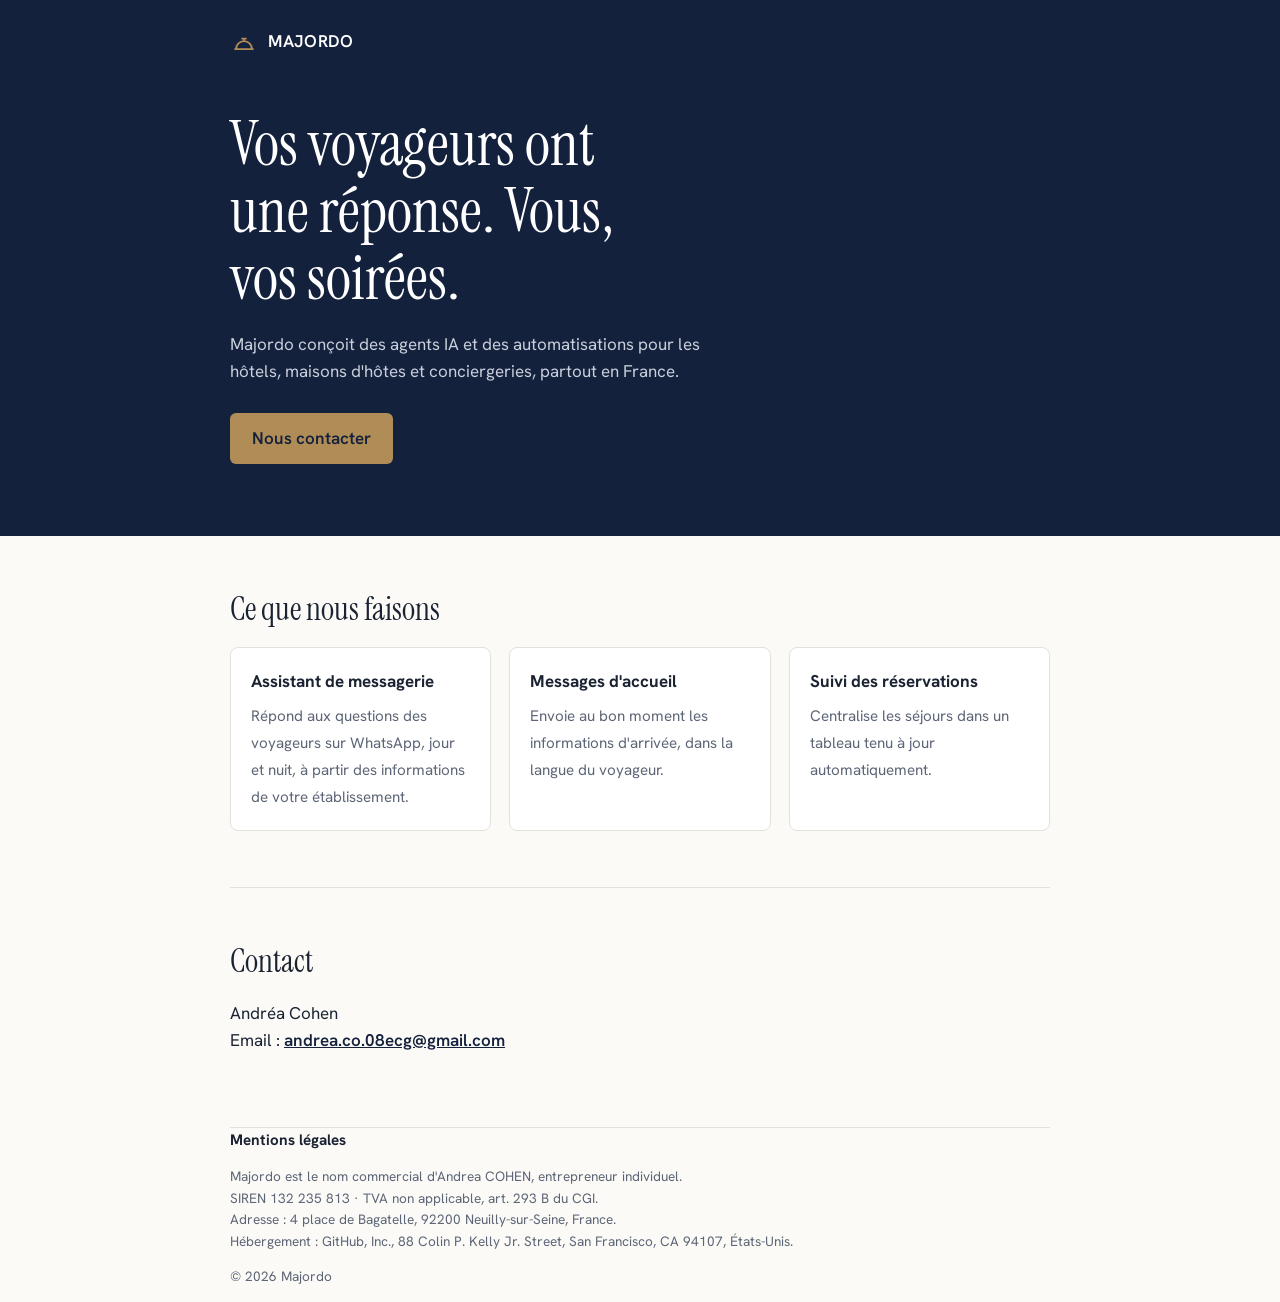
<file: index.html>
<!doctype html>
<html lang="fr">
<head>
<meta charset="utf-8">
<meta name="viewport" content="width=device-width, initial-scale=1">
<title>Majordo · Agents IA pour l'hébergement</title>
<meta name="description" content="Majordo conçoit des agents IA et des automatisations pour les hôtels, maisons d'hôtes et conciergeries.">
<link rel="preconnect" href="https://fonts.googleapis.com">
<link rel="stylesheet" href="https://fonts.googleapis.com/css2?family=Instrument+Serif&family=Hanken+Grotesk:wght@400;500;600&display=swap">
<style>
:root{--navy:#14213d;--ink:#1b2333;--muted:#5d6677;--paper:#fbfaf7;--line:#e4e1d8;--brass:#b08d57}
*{box-sizing:border-box}
body{margin:0;background:var(--paper);color:var(--ink);font-family:"Hanken Grotesk",system-ui,sans-serif;font-size:17px;line-height:1.6}
.wrap{max-width:860px;margin:0 auto;padding:0 20px}
header{background:var(--navy);color:#fff;padding:28px 0 72px}
.brand{display:flex;align-items:center;gap:10px;font-weight:600;letter-spacing:.04em}
.brand svg{width:28px;height:28px}
h1,h2{font-family:"Instrument Serif",Georgia,serif;font-weight:400;line-height:1.1;margin:0}
h1{font-size:clamp(2.4rem,7vw,3.8rem);margin-top:56px;max-width:16ch}
header p{color:#c9cfdb;max-width:52ch;margin:18px 0 28px}
.btn{display:inline-block;background:var(--brass);color:var(--navy);font-weight:600;padding:12px 22px;border-radius:6px;text-decoration:none}
section{padding:56px 0;border-bottom:1px solid var(--line)}
h2{font-size:2rem;margin-bottom:20px}
.grid{display:grid;grid-template-columns:repeat(auto-fit,minmax(220px,1fr));gap:18px}
.card{background:#fff;border:1px solid var(--line);border-radius:8px;padding:20px}
.card b{display:block;margin-bottom:6px}
.card span{color:var(--muted);font-size:.95rem}
.contact a{color:var(--navy);font-weight:600}
footer{padding:40px 0;color:var(--muted);font-size:.85rem}
footer h3{font-size:.95rem;color:var(--ink);margin:0 0 8px}
</style>
</head>
<body>
<header>
  <div class="wrap">
    <div class="brand">
      <svg viewBox="0 0 32 32" fill="none" stroke="#b08d57" stroke-width="2"><path d="M5 24h22M7 24a9 9 0 0 1 18 0M16 15v-3M13 12h6"/></svg>
      MAJORDO
    </div>
    <h1>Vos voyageurs ont une réponse. Vous, vos soirées.</h1>
    <p>Majordo conçoit des agents IA et des automatisations pour les hôtels, maisons d'hôtes et conciergeries, partout en France.</p>
    <a class="btn" href="mailto:andrea.co.08ecg@gmail.com">Nous contacter</a>
  </div>
</header>

<main class="wrap">
  <section>
    <h2>Ce que nous faisons</h2>
    <div class="grid">
      <div class="card"><b>Assistant de messagerie</b><span>Répond aux questions des voyageurs sur WhatsApp, jour et nuit, à partir des informations de votre établissement.</span></div>
      <div class="card"><b>Messages d'accueil</b><span>Envoie au bon moment les informations d'arrivée, dans la langue du voyageur.</span></div>
      <div class="card"><b>Suivi des réservations</b><span>Centralise les séjours dans un tableau tenu à jour automatiquement.</span></div>
    </div>
  </section>

  <section class="contact">
    <h2>Contact</h2>
    <p>Andréa Cohen<br>
    Email : <a href="mailto:andrea.co.08ecg@gmail.com">andrea.co.08ecg@gmail.com</a></p>
  </section>
</main>

<footer class="wrap">
  <h3>Mentions légales</h3>
  <p>Majordo est le nom commercial d'Andrea COHEN, entrepreneur individuel.<br>
  SIREN 132 235 813 · TVA non applicable, art. 293 B du CGI.<br>
  Adresse : 4 place de Bagatelle, 92200 Neuilly-sur-Seine, France.<br>
  Hébergement : GitHub, Inc., 88 Colin P. Kelly Jr. Street, San Francisco, CA 94107, États-Unis.</p>
  <p>© 2026 Majordo</p>
</footer>
</body>
</html>
</file>
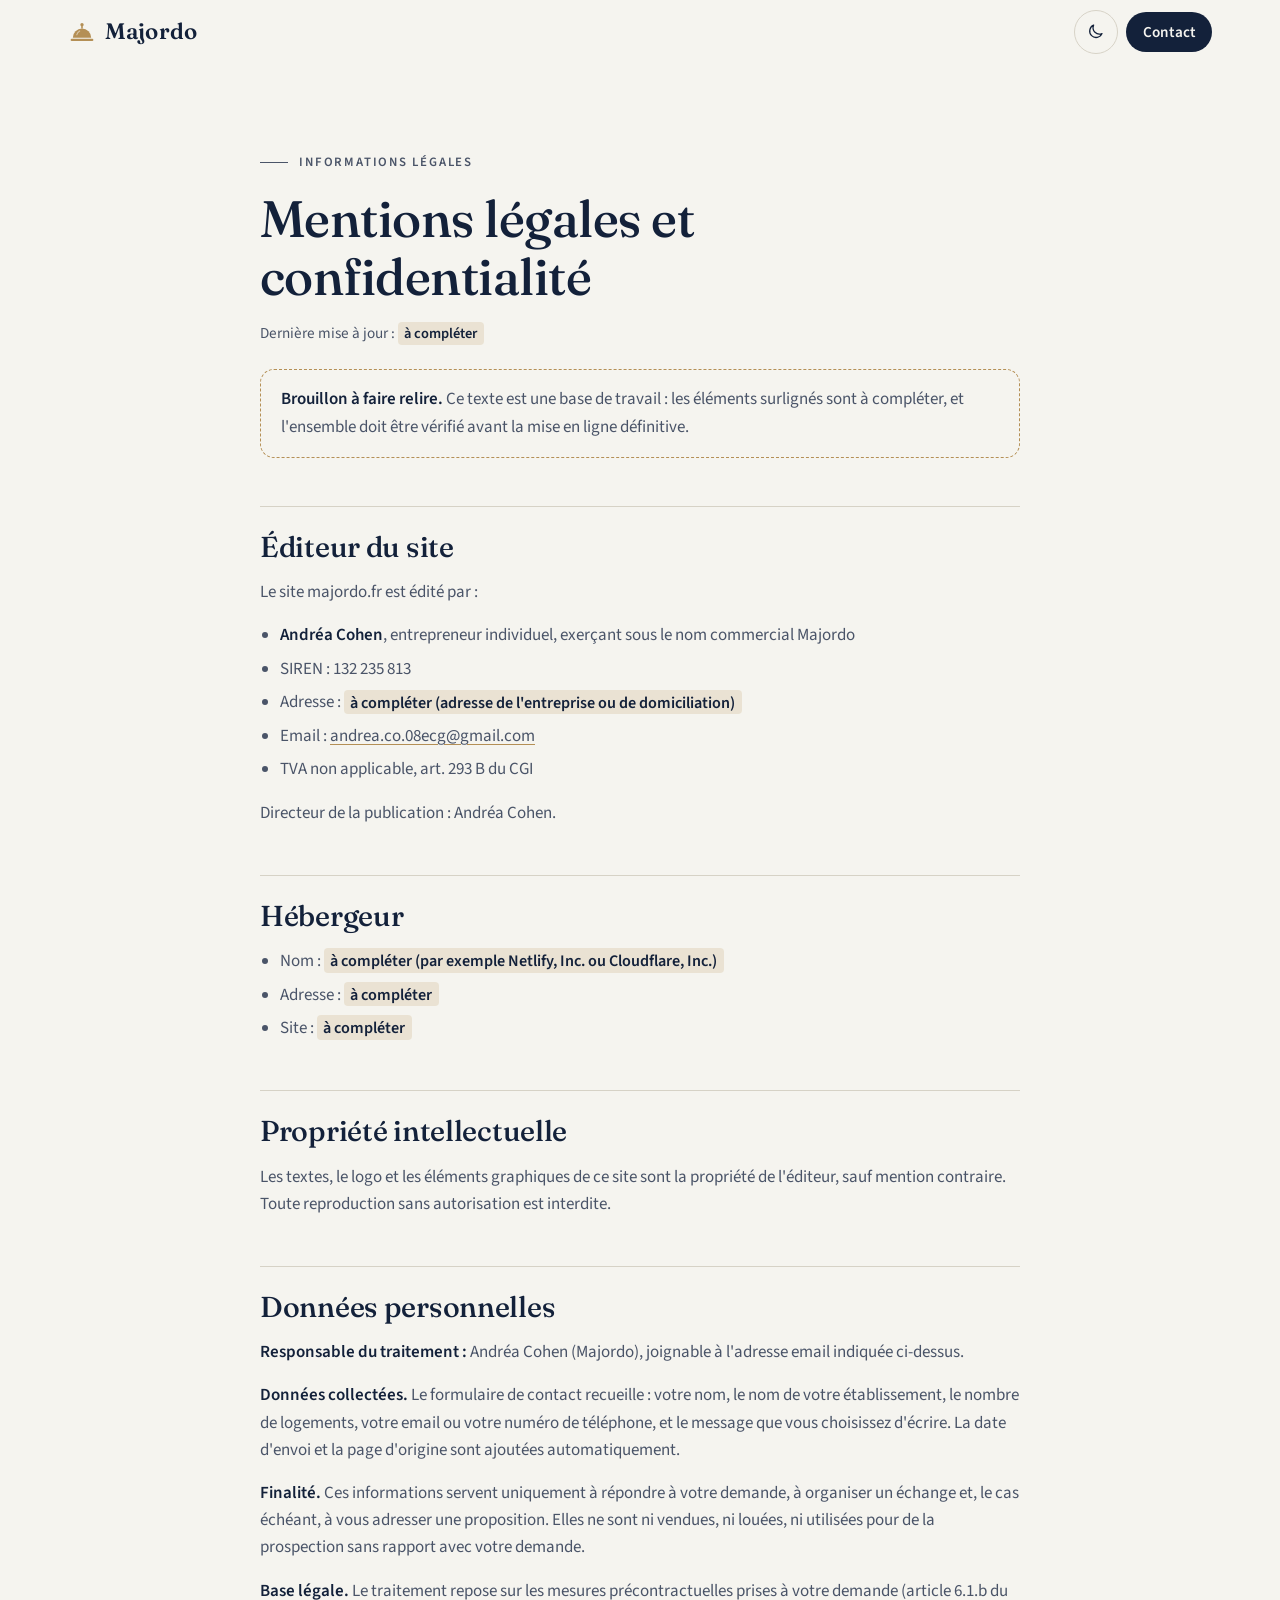
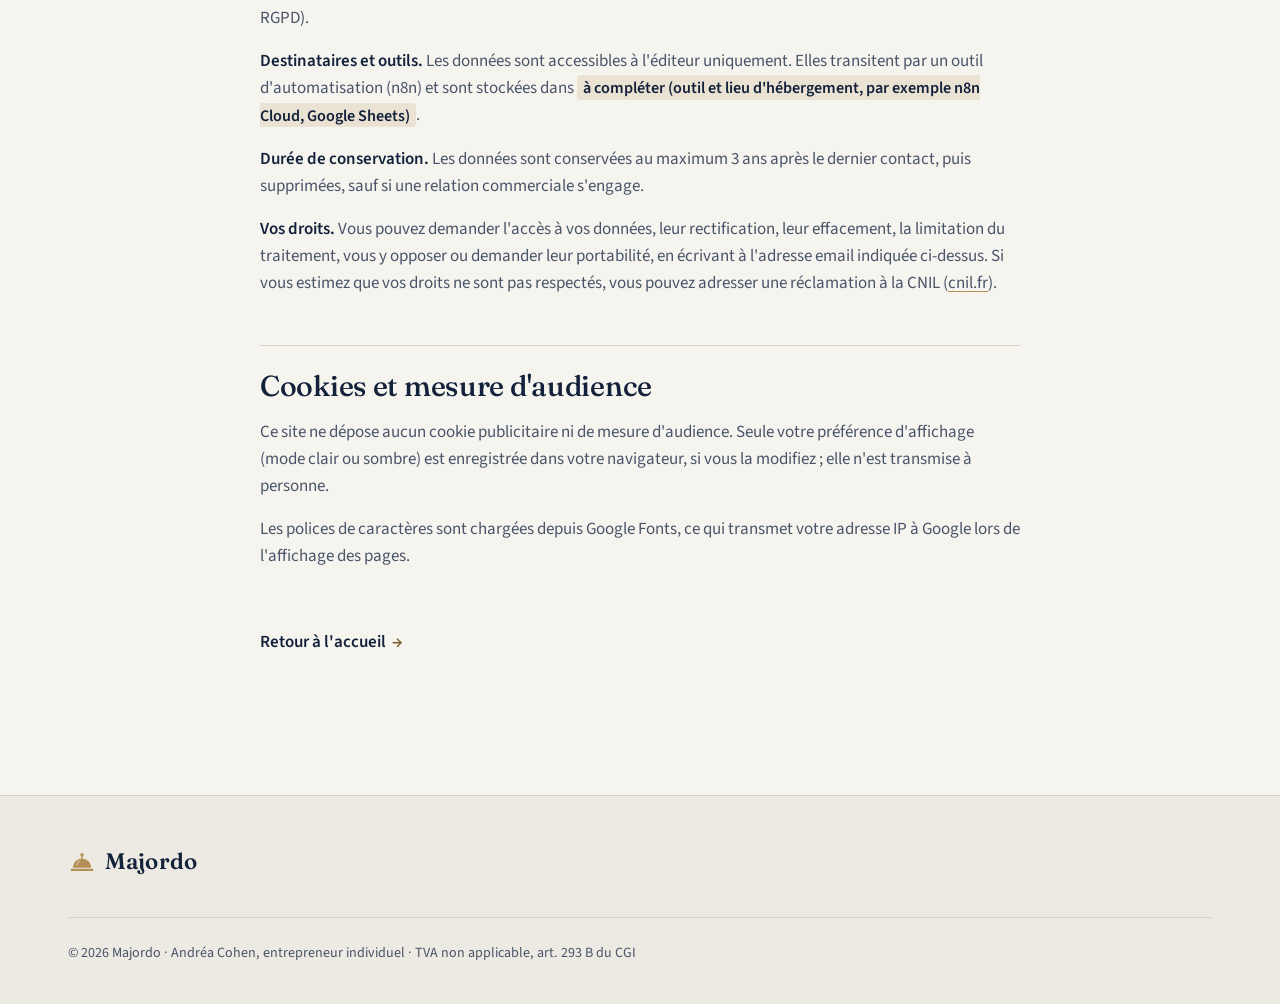
<file: mentions-legales.html>
<!doctype html>
<html lang="fr">
<head>
  <meta charset="utf-8">
  <meta name="viewport" content="width=device-width, initial-scale=1">
  <title>Mentions légales et confidentialité — Majordo</title>
  <meta name="description" content="Mentions légales du site Majordo et informations sur l'utilisation des données transmises par le formulaire de contact.">
  <meta name="robots" content="noindex, follow">
  <meta name="theme-color" content="#F5F4EF" media="(prefers-color-scheme: light)">
  <meta name="theme-color" content="#0D1524" media="(prefers-color-scheme: dark)">
  <link rel="canonical" href="https://majordo.fr/mentions-legales.html">
  <meta property="og:type" content="website">
  <meta property="og:locale" content="fr_FR">
  <meta property="og:site_name" content="Majordo">
  <meta property="og:title" content="Mentions légales et confidentialité — Majordo">
  <meta property="og:description" content="Éditeur du site, hébergeur et utilisation des données du formulaire de contact.">
  <meta property="og:url" content="https://majordo.fr/mentions-legales.html">
  <meta property="og:image" content="https://majordo.fr/assets/og-image.png">
  <link rel="icon" href="assets/favicon.svg" type="image/svg+xml">
  <link rel="apple-touch-icon" href="assets/apple-touch-icon.png">
  <link rel="preconnect" href="https://fonts.googleapis.com">
  <link rel="preconnect" href="https://fonts.gstatic.com" crossorigin>
  <link rel="stylesheet" href="https://fonts.googleapis.com/css2?family=Fraunces:ital,opsz,wght@0,9..144,400;0,9..144,500;0,9..144,600;1,9..144,400;1,9..144,500&family=Source+Sans+3:wght@400;500;600;700&display=swap">
  <link rel="stylesheet" href="styles.css">
  <script>
    (function () {
      document.documentElement.classList.add("js");
      try {
        var t = localStorage.getItem("majordo-theme");
        if (t === "light" || t === "dark") document.documentElement.setAttribute("data-theme", t);
      } catch (e) {}
    })();
  </script>
</head>
<body>
  <a class="skip-link" href="#contenu">Aller au contenu</a>

  <svg width="0" height="0" style="position:absolute" aria-hidden="true" focusable="false">
    <symbol id="cloche" viewBox="0 0 32 32">
      <circle cx="16" cy="7.6" r="1.9" fill="currentColor"/>
      <rect x="15.1" y="9" width="1.8" height="3" fill="currentColor"/>
      <path d="M5.5 22.5a10.5 10.5 0 0 1 21 0z" fill="currentColor"/>
      <path d="M10 19.2a6.6 6.6 0 0 1 3.4-4.3" fill="none" stroke="var(--logo-shine, #fff)" stroke-width="1.2" stroke-linecap="round" opacity=".55"/>
      <rect x="3" y="23.8" width="26" height="2.6" rx="1.3" fill="currentColor"/>
    </symbol>
  </svg>

  <header class="site-header">
    <div class="container header-inner">
      <a class="logo" href="index.html" aria-label="Majordo, page d'accueil">
        <svg class="logo-mark" aria-hidden="true"><use href="#cloche"/></svg>
        <span class="logo-word">Majordo</span>
      </a>
      <div class="header-actions">
        <button class="theme-toggle" type="button" aria-label="Activer le mode sombre" data-theme-toggle>
          <svg class="icon-moon" viewBox="0 0 24 24" aria-hidden="true"><path d="M20 14.5A8 8 0 0 1 9.5 4a8 8 0 1 0 10.5 10.5z" fill="none" stroke="currentColor" stroke-width="1.6" stroke-linejoin="round"/></svg>
          <svg class="icon-sun" viewBox="0 0 24 24" aria-hidden="true"><circle cx="12" cy="12" r="4" fill="none" stroke="currentColor" stroke-width="1.6"/><path d="M12 2.5v2.2M12 19.3v2.2M2.5 12h2.2M19.3 12h2.2M5.3 5.3l1.6 1.6M17.1 17.1l1.6 1.6M5.3 18.7l1.6-1.6M17.1 6.9l1.6-1.6" stroke="currentColor" stroke-width="1.6" stroke-linecap="round"/></svg>
        </button>
        <a class="btn btn-small" href="index.html#contact">Contact</a>
      </div>
    </div>
  </header>

  <main id="contenu" class="legal">
    <div class="container container-narrow">
      <p class="eyebrow">Informations légales</p>
      <h1>Mentions légales et confidentialité</h1>
      <p class="legal-meta">Dernière mise à jour&nbsp;: <span class="todo">à compléter</span></p>
      <!-- À SUPPRIMER une fois le texte relu et complété -->
      <p class="legal-warning"><strong>Brouillon à faire relire.</strong> Ce texte est une base de travail&nbsp;: les éléments surlignés sont à compléter, et l'ensemble doit être vérifié avant la mise en ligne définitive.</p>

      <h2>Éditeur du site</h2>
      <p>Le site majordo.fr est édité par&nbsp;:</p>
      <ul>
        <li><strong>Andréa Cohen</strong>, entrepreneur individuel, exerçant sous le nom commercial Majordo</li>
        <li>SIREN&nbsp;: 132 235 813</li>
        <li>Adresse&nbsp;: <span class="todo">à compléter (adresse de l'entreprise ou de domiciliation)</span></li>
        <li>Email&nbsp;: <a data-contact-email href="index.html#contact">voir la page de contact</a></li>
        <li>TVA non applicable, art. 293&nbsp;B du CGI</li>
      </ul>
      <p>Directeur de la publication&nbsp;: Andréa Cohen.</p>

      <h2>Hébergeur</h2>
      <ul>
        <li>Nom&nbsp;: <span class="todo">à compléter (par exemple Netlify, Inc. ou Cloudflare, Inc.)</span></li>
        <li>Adresse&nbsp;: <span class="todo">à compléter</span></li>
        <li>Site&nbsp;: <span class="todo">à compléter</span></li>
      </ul>

      <h2>Propriété intellectuelle</h2>
      <p>Les textes, le logo et les éléments graphiques de ce site sont la propriété de l'éditeur, sauf mention contraire. Toute reproduction sans autorisation est interdite.</p>

      <h2 id="donnees">Données personnelles</h2>
      <p><strong>Responsable du traitement&nbsp;:</strong> Andréa Cohen (Majordo), joignable à l'adresse email indiquée ci-dessus.</p>

      <p><strong>Données collectées.</strong> Le formulaire de contact recueille&nbsp;: votre nom, le nom de votre établissement, le nombre de logements, votre email ou votre numéro de téléphone, et le message que vous choisissez d'écrire. La date d'envoi et la page d'origine sont ajoutées automatiquement.</p>

      <p><strong>Finalité.</strong> Ces informations servent uniquement à répondre à votre demande, à organiser un échange et, le cas échéant, à vous adresser une proposition. Elles ne sont ni vendues, ni louées, ni utilisées pour de la prospection sans rapport avec votre demande.</p>

      <p><strong>Base légale.</strong> Le traitement repose sur les mesures précontractuelles prises à votre demande (article 6.1.b du RGPD).</p>

      <p><strong>Destinataires et outils.</strong> Les données sont accessibles à l'éditeur uniquement. Elles transitent par un outil d'automatisation (n8n) et sont stockées dans <span class="todo">à compléter (outil et lieu d'hébergement, par exemple n8n Cloud, Google Sheets)</span>.</p>

      <p><strong>Durée de conservation.</strong> Les données sont conservées au maximum 3&nbsp;ans après le dernier contact, puis supprimées, sauf si une relation commerciale s'engage.</p>

      <p><strong>Vos droits.</strong> Vous pouvez demander l'accès à vos données, leur rectification, leur effacement, la limitation du traitement, vous y opposer ou demander leur portabilité, en écrivant à l'adresse email indiquée ci-dessus. Si vous estimez que vos droits ne sont pas respectés, vous pouvez adresser une réclamation à la CNIL (<a href="https://www.cnil.fr" rel="noopener">cnil.fr</a>).</p>

      <h2>Cookies et mesure d'audience</h2>
      <p>Ce site ne dépose aucun cookie publicitaire ni de mesure d'audience. Seule votre préférence d'affichage (mode clair ou sombre) est enregistrée dans votre navigateur, si vous la modifiez&nbsp;; elle n'est transmise à personne.</p>
      <p>Les polices de caractères sont chargées depuis Google Fonts, ce qui transmet votre adresse IP à Google lors de l'affichage des pages.</p>

      <p style="margin-top:3rem"><a class="link-arrow" href="index.html">Retour à l'accueil</a></p>
    </div>
  </main>

  <footer class="site-footer">
    <div class="container footer-inner">
      <div class="footer-brand">
        <a class="logo" href="index.html" aria-label="Majordo, page d'accueil">
          <svg class="logo-mark" aria-hidden="true"><use href="#cloche"/></svg>
          <span class="logo-word">Majordo</span>
        </a>
      </div>
      <p class="footer-legal">© <span data-year>2026</span> Majordo · Andréa Cohen, entrepreneur individuel · TVA non applicable, art. 293&nbsp;B du CGI</p>
    </div>
  </footer>

  <script src="script.js" defer></script>
</body>
</html>
</file>
<file: styles.css>
/* ==========================================================================
   Majordo — feuille de style
   Mobile d'abord. Couleurs dans les variables ci-dessous (:root).
   ========================================================================== */

/* ---------- Couleurs et typographie ---------- */
:root {
  --ivory: #F5F4EF;        /* fond principal, ivoire froid */
  --ivory-2: #ECEAE2;      /* fond des sections alternées */
  --paper: #FBFAF7;        /* champs, encarts */
  --ink: #13213A;          /* bleu marine profond */
  --ink-2: #1C2D4C;
  --text: #13213A;
  --muted: #4A5468;
  --line: #D6D2C6;
  --line-strong: #B9B3A3;
  --brass: #B48F55;        /* laiton, décoratif */
  --brass-light: #D4B27A;  /* laiton sur fond marine */
  --brass-ink: #7D5F2C;    /* laiton lisible sur ivoire (contraste AA) */
  --danger: #A33A2B;
  --success: #2F6B4A;
  --focus: #B48F55;

  --bg: var(--ivory);
  --bg-alt: var(--ivory-2);
  --surface: var(--paper);
  --accent-text: var(--brass-ink);
  --btn-bg: var(--ink);
  --btn-text: var(--ivory);
  --logo-shine: var(--ivory);
  --header-bg: rgba(245, 244, 239, 0.88);

  --serif: "Fraunces", "Iowan Old Style", "Palatino Linotype", Palatino, Georgia, serif;
  --sans: "Source Sans 3", -apple-system, BlinkMacSystemFont, "Segoe UI", Roboto, "Helvetica Neue", Arial, sans-serif;

  --radius: 14px;
  --radius-sm: 8px;
  --gutter: 1.25rem;
  --section-y: clamp(4.5rem, 11vw, 8rem);

  color-scheme: light;
}

/* Mode sombre : préférence du système, sauf si l'utilisateur a choisi « clair » */
@media (prefers-color-scheme: dark) {
  :root:not([data-theme="light"]) {
    --bg: #0D1524;
    --bg-alt: #111B2E;
    --surface: #16223A;
    --text: #ECE8DE;
    --muted: #A9B0BF;
    --line: #25324D;
    --line-strong: #3A4868;
    --accent-text: #D4B27A;
    --btn-bg: #D4B27A;
    --btn-text: #0D1524;
    --logo-shine: #0D1524;
    --header-bg: rgba(13, 21, 36, 0.86);
    --danger: #F08C7A;
    --success: #8CCFA8;
    color-scheme: dark;
  }
}
:root[data-theme="dark"] {
  --bg: #0D1524;
  --bg-alt: #111B2E;
  --surface: #16223A;
  --text: #ECE8DE;
  --muted: #A9B0BF;
  --line: #25324D;
  --line-strong: #3A4868;
  --accent-text: #D4B27A;
  --btn-bg: #D4B27A;
  --btn-text: #0D1524;
  --logo-shine: #0D1524;
  --header-bg: rgba(13, 21, 36, 0.86);
  --danger: #F08C7A;
  --success: #8CCFA8;
  color-scheme: dark;
}

/* ---------- Base ---------- */
*, *::before, *::after { box-sizing: border-box; }
html { -webkit-text-size-adjust: 100%; scroll-behavior: smooth; scroll-padding-top: 5rem; }
body {
  margin: 0;
  background: var(--bg);
  color: var(--text);
  font-family: var(--sans);
  font-size: 1.0625rem;
  line-height: 1.6;
  -webkit-font-smoothing: antialiased;
  text-rendering: optimizeLegibility;
  overflow-x: hidden;
}
img, svg { display: block; max-width: 100%; }
h1, h2, h3 { font-family: var(--serif); font-weight: 500; line-height: 1.12; margin: 0; letter-spacing: -0.01em; font-optical-sizing: auto; }
h2 { font-size: clamp(1.85rem, 6vw, 2.9rem); max-width: 22ch; }
h3 { font-size: 1.25rem; }
p { margin: 0 0 1rem; }
p:last-child { margin-bottom: 0; }
ul, ol { margin: 0; padding: 0; list-style: none; }
a { color: inherit; text-decoration-color: var(--brass); text-underline-offset: 0.2em; text-decoration-thickness: 1px; }
a:hover { text-decoration-thickness: 2px; }
strong { font-weight: 600; }
em { font-style: italic; }

:focus-visible { outline: 2px solid var(--focus); outline-offset: 3px; border-radius: 4px; }

.container { width: 100%; max-width: 74rem; margin-inline: auto; padding-inline: var(--gutter); }
.container-narrow { max-width: 50rem; }

.visually-hidden {
  position: absolute !important; width: 1px; height: 1px; padding: 0; margin: -1px;
  overflow: hidden; clip: rect(0 0 0 0); white-space: nowrap; border: 0;
}
.skip-link {
  position: absolute; left: 1rem; top: -4rem; z-index: 100;
  background: var(--ink); color: var(--ivory); padding: 0.7rem 1rem; border-radius: var(--radius-sm);
  text-decoration: none; font-weight: 600;
}
.skip-link:focus { top: 1rem; }

.eyebrow {
  display: inline-flex; align-items: center; gap: 0.7rem;
  font-size: 0.8rem; font-weight: 600; letter-spacing: 0.14em; text-transform: uppercase;
  color: var(--accent-text); margin-bottom: 1.1rem;
}
.eyebrow::before { content: ""; width: 1.75rem; height: 1px; background: currentColor; }

/* ---------- Boutons ---------- */
.btn {
  display: inline-flex; align-items: center; justify-content: center; gap: 0.5rem;
  min-height: 3rem; padding: 0.8rem 1.4rem;
  font: 600 1rem/1.2 var(--sans); letter-spacing: 0.01em;
  border-radius: 999px; border: 1px solid transparent; cursor: pointer;
  text-decoration: none; text-align: center;
  transition: background-color .2s, color .2s, border-color .2s, transform .2s;
}
.btn:hover { text-decoration: none; }
.btn:active { transform: translateY(1px); }
.btn-primary { background: var(--btn-bg); color: var(--btn-text); }
.btn-primary:hover { background: var(--ink-2); }
:root[data-theme="dark"] .btn-primary:hover { background: #E2C592; }
@media (prefers-color-scheme: dark) { :root:not([data-theme="light"]) .btn-primary:hover { background: #E2C592; } }
.btn-brass { background: var(--brass-light); color: var(--ink); }
.btn-brass:hover { background: #E2C592; }
.btn-outline { border-color: var(--line-strong); color: var(--text); background: transparent; }
.btn-outline:hover { border-color: var(--accent-text); }
.btn-small { min-height: 2.5rem; padding: 0.5rem 1rem; font-size: 0.95rem; background: var(--btn-bg); color: var(--btn-text); }
.btn-block { width: 100%; }
.btn[disabled] { opacity: .6; cursor: progress; }

.link-arrow { font-weight: 600; text-decoration: none; color: var(--text); display: inline-flex; align-items: center; gap: .4rem; min-height: 3rem; }
.link-arrow::after { content: "→"; color: var(--accent-text); transition: transform .2s; }
.link-arrow:hover::after { transform: translateX(3px); }

/* ---------- En-tête ---------- */
.site-header {
  position: sticky; top: 0; z-index: 50;
  background: var(--header-bg);
  -webkit-backdrop-filter: saturate(1.4) blur(10px);
  backdrop-filter: saturate(1.4) blur(10px);
  border-bottom: 1px solid transparent;
  transition: border-color .25s;
}
.site-header.is-scrolled { border-bottom-color: var(--line); }
.header-inner { display: flex; align-items: center; justify-content: space-between; gap: 1rem; min-height: 4rem; }

.logo { display: inline-flex; align-items: center; gap: 0.55rem; text-decoration: none; color: var(--text); }
.logo-mark { width: 1.75rem; height: 1.75rem; color: var(--brass); }
.logo-word { font-family: var(--serif); font-size: 1.4rem; font-weight: 600; letter-spacing: 0.01em; }

.main-nav { display: none; }
.main-nav ul { display: flex; gap: 2rem; }
.main-nav a { text-decoration: none; font-weight: 500; color: var(--muted); padding: .5rem 0; }
.main-nav a:hover { color: var(--text); }

.header-actions { display: flex; align-items: center; gap: 0.5rem; }
.theme-toggle {
  width: 2.75rem; height: 2.75rem; display: inline-grid; place-items: center;
  border-radius: 999px; border: 1px solid var(--line); background: transparent; color: var(--text); cursor: pointer;
}
.theme-toggle svg { width: 1.2rem; height: 1.2rem; }
.theme-toggle .icon-sun { display: none; }
:root[data-theme="dark"] .theme-toggle .icon-sun { display: block; }
:root[data-theme="dark"] .theme-toggle .icon-moon { display: none; }
@media (prefers-color-scheme: dark) {
  :root:not([data-theme="light"]) .theme-toggle .icon-sun { display: block; }
  :root:not([data-theme="light"]) .theme-toggle .icon-moon { display: none; }
}

@media (min-width: 900px) { .main-nav { display: block; } }

/* ---------- Héros ---------- */
.hero { padding: clamp(2.5rem, 8vw, 6rem) 0 var(--section-y); }
.hero-grid { display: grid; gap: 3rem; align-items: center; }
.hero h1 {
  font-size: clamp(2.5rem, 9.5vw, 4.9rem);
  line-height: 1.02; letter-spacing: -0.02em; font-weight: 500;
  max-width: 14ch; margin-bottom: 1.5rem;
}
.hero h1 em { display: block; color: var(--accent-text); font-weight: 400; }
.lead { font-size: clamp(1.1rem, 2.6vw, 1.3rem); color: var(--muted); max-width: 36rem; line-height: 1.55; margin-bottom: 1.5rem; }
.hero-points { display: flex; flex-wrap: wrap; gap: .4rem 1.1rem; margin-bottom: 2rem; font-weight: 600; font-size: .98rem; }
.hero-points li { display: inline-flex; align-items: center; gap: .55rem; }
.hero-points li::before { content: ""; width: 6px; height: 6px; background: var(--brass); transform: rotate(45deg); flex: none; }
.hero-cta { display: flex; flex-wrap: wrap; align-items: center; gap: .75rem 1.5rem; margin-bottom: 1.25rem; }
.hero-for { font-size: .95rem; color: var(--muted); }

/* Schéma « comment ça fonctionne » — toujours sur fond marine */
.flow {
  margin: 0; background: var(--ink); color: #ECE8DE;
  border-radius: var(--radius); padding: 1.75rem 1.5rem;
  position: relative; overflow: hidden;
}
:root[data-theme="dark"] .flow { background: var(--surface); border: 1px solid var(--line-strong); }
@media (prefers-color-scheme: dark) { :root:not([data-theme="light"]) .flow { background: var(--surface); border: 1px solid var(--line-strong); } }
.flow::after {
  content: ""; position: absolute; inset: 10px; border: 1px solid rgba(212, 178, 122, .28);
  border-radius: calc(var(--radius) - 6px); pointer-events: none;
}
.flow-title { font-size: .78rem; letter-spacing: .14em; text-transform: uppercase; color: var(--brass-light); font-weight: 600; margin-bottom: 1.25rem; }
.flow-steps { counter-reset: flow; display: grid; gap: 1.25rem; }
.flow-steps li { counter-increment: flow; position: relative; padding-left: 2.6rem; display: grid; gap: .2rem; }
.flow-steps li::before {
  content: counter(flow); position: absolute; left: 0; top: -.1rem;
  width: 1.8rem; height: 1.8rem; border-radius: 50%; border: 1px solid var(--brass-light);
  display: grid; place-items: center; font-family: var(--serif); font-size: .95rem; color: var(--brass-light);
}
.flow-steps li:not(:last-child)::after {
  content: ""; position: absolute; left: .9rem; top: 1.9rem; bottom: -1.15rem; width: 1px; background: rgba(212, 178, 122, .4);
}
.flow-step-title { font-family: var(--serif); font-size: 1.2rem; color: #F5F4EF; }
.flow-step-text { color: #BFC5D2; font-size: .98rem; line-height: 1.5; }
.flow-tags { display: flex; flex-wrap: wrap; gap: .4rem; margin-top: .35rem; }
.flow-tags span { font-size: .82rem; font-weight: 600; padding: .25rem .65rem; border-radius: 999px; border: 1px solid rgba(212, 178, 122, .55); color: #F1DFC0; }
.flow-foot { margin-top: 1.5rem; padding-top: 1.1rem; border-top: 1px solid rgba(212, 178, 122, .3); font-family: var(--serif); font-style: italic; color: var(--brass-light); font-size: 1.05rem; }

@media (min-width: 960px) {
  .hero-grid { grid-template-columns: 1.2fr .8fr; gap: 4rem; }
  .flow { padding: 2.25rem 2rem; }
}

/* ---------- Sections ---------- */
.section { padding-block: var(--section-y); }
.section-alt { background: var(--bg-alt); }
.section-head { margin-bottom: clamp(2.25rem, 5vw, 3.5rem); max-width: 42rem; }
.section-head h2 { margin-bottom: 1rem; }
.section-head > p:not(.eyebrow) { color: var(--muted); font-size: 1.1rem; }
.section-head-center { text-align: center; margin-inline: auto; }
.section-head-center h2 { margin-inline: auto; }
.section-head-center .eyebrow::after { content: ""; width: 1.75rem; height: 1px; background: currentColor; }

/* Constat */
.split { display: grid; gap: 2.5rem; margin-bottom: clamp(3rem, 7vw, 5rem); }
.split h2 { margin-bottom: 1.25rem; }
.split > div > p:not(.eyebrow) { color: var(--muted); font-size: 1.1rem; max-width: 34rem; }
.questions-label { font-size: .8rem; letter-spacing: .14em; text-transform: uppercase; font-weight: 600; color: var(--muted); margin-bottom: .75rem; }
.questions ul { border-top: 1px solid var(--line); }
.questions li {
  font-family: var(--serif); font-style: italic; font-size: clamp(1.1rem, 3.5vw, 1.3rem);
  padding: .8rem 0; border-bottom: 1px solid var(--line);
}
.questions li:nth-child(even) { padding-left: 1.5rem; }
@media (min-width: 900px) { .split { grid-template-columns: 1fr 1fr; gap: 5rem; align-items: start; } }

/* Calculateur */
.calc {
  background: var(--surface); border: 1px solid var(--line); border-radius: var(--radius);
  padding: clamp(1.5rem, 4vw, 2.75rem);
}
.calc-head h3 { font-size: clamp(1.4rem, 4vw, 1.75rem); margin-bottom: .35rem; }
.calc-head p { color: var(--muted); }
.calc-form { display: grid; gap: 1.75rem; margin-top: 1.75rem; }
.calc-field label { display: block; font-weight: 600; margin-bottom: .6rem; }
.calc-input { display: flex; align-items: center; gap: 1rem; }
.calc-input input[type="number"] {
  width: 5.5rem; flex: none; text-align: center;
  font: 600 1.15rem var(--sans); color: var(--text);
  background: var(--bg); border: 1px solid var(--line-strong); border-radius: var(--radius-sm);
  padding: .55rem .4rem; min-height: 2.9rem;
}
.calc-input input[type="range"] { flex: 1; min-width: 0; accent-color: var(--brass); height: 2rem; }
.calc-result {
  display: grid; gap: .1rem; padding: 1.4rem 1.5rem; border-radius: var(--radius-sm);
  background: var(--bg-alt); border-left: 3px solid var(--brass);
}
.calc-result-label { font-size: .8rem; letter-spacing: .12em; text-transform: uppercase; font-weight: 600; color: var(--muted); }
.calc-result-value { font-family: var(--serif); font-size: clamp(2.4rem, 8vw, 3.2rem); line-height: 1.1; font-weight: 500; }
.calc-result-unit { font-weight: 600; }
.calc-result-sub { color: var(--muted); font-size: .95rem; margin-top: .3rem; }
.calc-note { margin-top: 1.5rem; font-size: .95rem; color: var(--muted); max-width: 46rem; }
@media (min-width: 900px) {
  .calc-form { grid-template-columns: 1fr 1fr .9fr; gap: 2.5rem; align-items: end; }
}

/* Approche */
.h2-large { font-size: clamp(2.1rem, 7vw, 3.8rem); max-width: 18ch; margin-bottom: clamp(2rem, 5vw, 3rem); }
.approach-cases { display: grid; border-top: 1px solid var(--line-strong); margin-bottom: 2.5rem; }
.approach-cases li {
  font-family: var(--serif); font-size: clamp(1.3rem, 4vw, 1.7rem); line-height: 1.3;
  padding: 1.1rem 0; border-bottom: 1px solid var(--line);
}
.approach-cases span { color: var(--accent-text); font-style: italic; }
.approach-steps { display: grid; gap: 1rem; max-width: 52rem; font-size: 1.1rem; }
.approach-steps p { margin: 0; padding-left: 1.25rem; border-left: 2px solid var(--brass); }
.approach-note { margin-top: 2rem; font-family: var(--serif); font-style: italic; font-size: 1.15rem; color: var(--muted); }
@media (min-width: 900px) {
  .approach-cases { grid-template-columns: repeat(3, 1fr); border-top: 0; }
  .approach-cases li { border-bottom: 0; border-top: 1px solid var(--line-strong); padding: 1.25rem 2rem 0 0; }
  .approach-steps { grid-template-columns: 1fr 1fr; gap: 2rem; }
}

/* Les 6 blocs */
.blocks { counter-reset: bloc; display: grid; gap: 0; border-top: 1px solid var(--line); }
.blocks li { counter-increment: bloc; padding: 1.5rem 0 1.6rem; border-bottom: 1px solid var(--line); display: grid; grid-template-columns: 3rem 1fr; column-gap: .5rem; }
.blocks li::before {
  content: counter(bloc, decimal-leading-zero); grid-row: span 2;
  font-family: var(--serif); font-size: 1.05rem; color: var(--accent-text); padding-top: .15rem;
}
.blocks h3 { margin-bottom: .4rem; }
.blocks p { color: var(--muted); margin: 0; }
@media (min-width: 700px) {
  .blocks { grid-template-columns: 1fr 1fr; column-gap: 3rem; border-top: 0; }
  .blocks li { border-bottom: 0; border-top: 1px solid var(--line); }
}
@media (min-width: 1024px) {
  .blocks { grid-template-columns: repeat(3, 1fr); }
  .blocks li { grid-template-columns: 1fr; padding: 1.5rem 0 2rem; }
  .blocks li::before { grid-row: auto; margin-bottom: 1.5rem; }
}

/* Sélecteur d'engagement */
.switch {
  display: flex; width: max-content; max-width: 100%; margin: 0 auto 2.5rem; padding: .3rem;
  border: 1px solid var(--line-strong); border-radius: 999px; background: var(--surface);
  position: relative;
}
.switch input { position: absolute; opacity: 0; pointer-events: none; }
.switch label {
  padding: .65rem 1.15rem; border-radius: 999px; cursor: pointer; font-weight: 600; font-size: .95rem;
  color: var(--muted); transition: background-color .2s, color .2s; white-space: nowrap;
}
.switch input:checked + label { background: var(--btn-bg); color: var(--btn-text); }
.switch input:focus-visible + label { outline: 2px solid var(--focus); outline-offset: 2px; }
@media (max-width: 380px) { .switch label { padding: .6rem .8rem; font-size: .88rem; } }

/* Formules */
.plans { display: grid; gap: 1.25rem; }
.plan {
  border: 1px solid var(--line-strong); border-radius: var(--radius); padding: clamp(1.6rem, 4vw, 2.5rem);
  display: flex; flex-direction: column; background: var(--bg);
}
.plan-ink { background: var(--ink); color: #ECE8DE; border-color: var(--ink); }
:root[data-theme="dark"] .plan-ink { background: var(--surface); border-color: var(--brass); }
@media (prefers-color-scheme: dark) { :root:not([data-theme="light"]) .plan-ink { background: var(--surface); border-color: var(--brass); } }
.plan-head h3 { font-size: clamp(1.6rem, 4.5vw, 2rem); }
.plan-for { color: var(--muted); margin-top: .35rem; }
.plan-ink .plan-for { color: #BFC5D2; }
.plan-price { display: flex; align-items: baseline; flex-wrap: wrap; gap: .4rem; margin: 1.75rem 0 .35rem; }
.plan-amount { font-family: var(--serif); font-size: clamp(3rem, 10vw, 3.8rem); line-height: 1; font-weight: 500; }
.plan-per { color: var(--muted); font-weight: 600; }
.plan-ink .plan-per { color: #BFC5D2; }
.plan-setup { font-weight: 600; color: var(--accent-text); font-size: .98rem; padding-bottom: 1.5rem; border-bottom: 1px solid var(--line); margin-bottom: 1.5rem; }
.plan-ink .plan-setup { color: var(--brass-light); border-bottom-color: rgba(212, 178, 122, .3); }
.plan-list { display: grid; gap: .85rem; margin-bottom: 2rem; flex: 1; }
.plan-list li, .check-list li { display: grid; grid-template-columns: 1.25rem 1fr; gap: .7rem; line-height: 1.45; }
.plan-list svg, .check-list svg { width: 1.25rem; height: 1.25rem; color: var(--brass); margin-top: .1rem; }
.plan-ink .plan-list svg { color: var(--brass-light); }
.plan-list-lead { font-weight: 600; }
.plan .btn { align-self: flex-start; }
.plans-note { text-align: center; color: var(--muted); font-size: .95rem; margin-top: 1.5rem; }
.price-swap { animation: priceIn .35s ease; }
@keyframes priceIn { from { opacity: 0; transform: translateY(4px); } to { opacity: 1; transform: none; } }
@media (min-width: 860px) { .plans { grid-template-columns: 1fr 1fr; gap: 1.75rem; } }

/* Inclus et options */
.extras { display: grid; gap: 3rem; margin-top: clamp(3.5rem, 8vw, 5.5rem); }
.h-rule { font-size: 1.4rem; padding-bottom: 1rem; border-bottom: 1px solid var(--line-strong); margin-bottom: 1.25rem; }
.check-list { display: grid; gap: .9rem; }
.menu { margin: 0; display: grid; gap: 1rem; }
.menu-row { display: flex; align-items: baseline; gap: .6rem; }
.menu-row dt { font-weight: 500; }
.menu-row::after { content: none; }
.menu-row dd { margin: 0; font-family: var(--serif); font-size: 1.1rem; white-space: nowrap; order: 3; }
.menu-row::before { content: ""; order: 2; flex: 1; min-width: 1.5rem; border-bottom: 1px dotted var(--line-strong); transform: translateY(-.3rem); }
@media (max-width: 420px) {
  .menu-row { flex-wrap: wrap; }
  .menu-row::before { display: none; }
  .menu-row dt { flex-basis: 100%; }
  .menu-row dd { color: var(--accent-text); }
}
@media (min-width: 860px) { .extras { grid-template-columns: 1fr 1fr; gap: 4rem; } }

/* Bandeau marine : aller plus loin */
.section-ink { background: var(--ink); color: #ECE8DE; }
:root[data-theme="dark"] .section-ink { background: #0A1120; border-block: 1px solid var(--line); }
@media (prefers-color-scheme: dark) { :root:not([data-theme="light"]) .section-ink { background: #0A1120; border-block: 1px solid var(--line); } }
.section-ink .eyebrow { color: var(--brass-light); }
.section-ink .section-head > p:not(.eyebrow) { color: #BFC5D2; }
.timeline { display: grid; gap: 0; position: relative; }
.timeline li { position: relative; padding: 0 0 2rem 2.25rem; }
.timeline li::before {
  content: ""; position: absolute; left: 0; top: .45rem; width: 11px; height: 11px;
  border: 1px solid var(--brass-light); background: var(--ink); transform: rotate(45deg);
}
.timeline li::after {
  content: ""; position: absolute; left: 5px; top: 1.3rem; bottom: .2rem; width: 1px; background: rgba(212, 178, 122, .4);
}
.timeline li:last-child { padding-bottom: 0; }
.timeline li:last-child::after { display: none; }
.timeline h3 { color: #F5F4EF; margin-bottom: .35rem; }
.timeline p { color: #BFC5D2; margin: 0; }
@media (min-width: 960px) {
  .timeline { grid-template-columns: repeat(5, 1fr); gap: 1.75rem; }
  .timeline li { padding: 2.25rem 0 0; }
  .timeline li::before { top: 0; left: 0; }
  .timeline li::after { left: 1.1rem; right: -1.75rem; top: 5px; bottom: auto; width: auto; height: 1px; }
}

/* Étapes */
.steps { counter-reset: step; display: grid; gap: 0; }
.steps li { counter-increment: step; display: grid; grid-template-columns: 3.25rem 1fr; padding: 1.25rem 0; border-top: 1px solid var(--line); }
.steps li:last-child { border-bottom: 1px solid var(--line); }
.steps li::before { content: counter(step); grid-row: span 2; font-family: var(--serif); font-size: 2.2rem; line-height: 1; color: var(--accent-text); }
.steps h3 { margin-bottom: .3rem; }
.steps p { color: var(--muted); margin: 0; }
@media (min-width: 960px) {
  .steps { grid-template-columns: repeat(5, 1fr); gap: 1.75rem; }
  .steps li { grid-template-columns: 1fr; border-bottom: 0 !important; padding-top: 1.5rem; }
  .steps li::before { grid-row: auto; font-size: 2.8rem; margin-bottom: 1rem; }
}

/* Références */
.refs { display: grid; gap: 1rem; }
.ref-main { padding: 1.75rem 0; border-top: 1px solid var(--line-strong); border-bottom: 1px solid var(--line-strong); }
.ref-name { font-family: var(--serif); font-size: clamp(1.8rem, 5vw, 2.4rem); margin: 0 0 .25rem; }
.ref-desc { color: var(--muted); }
.placeholder {
  border: 1.5px dashed var(--line-strong); border-radius: var(--radius); padding: 1.5rem;
  display: grid; gap: .5rem; align-content: center; color: var(--muted); min-height: 8rem;
}
.placeholder p { margin: 0; }
.placeholder-tag {
  justify-self: start; font-size: .75rem; letter-spacing: .14em; text-transform: uppercase; font-weight: 700;
  color: var(--accent-text); border: 1px solid currentColor; border-radius: 999px; padding: .15rem .6rem;
}
@media (min-width: 860px) {
  .refs { grid-template-columns: 1.3fr 1fr 1fr; gap: 1.5rem; align-items: stretch; }
  .ref-main { display: grid; align-content: center; }
}

/* Engagements */
.promises { display: grid; gap: 0; border-top: 1px solid var(--line); }
.promises li { display: grid; grid-template-columns: 2.25rem 1fr; gap: .75rem; padding: 1.25rem 0; border-bottom: 1px solid var(--line); }
.promises svg {
  width: 2.25rem; height: 2.25rem; padding: .45rem; color: var(--accent-text);
  border: 1px solid var(--brass); border-radius: 50%;
}
.promises p { margin: 0; color: var(--muted); padding-top: .3rem; }
.promises strong { color: var(--text); }
@media (min-width: 860px) {
  .promises { grid-template-columns: 1fr 1fr; column-gap: 3.5rem; border-top: 0; }
  .promises li { border-top: 1px solid var(--line); border-bottom: 0; }
}

/* FAQ */
.faq { border-top: 1px solid var(--line-strong); }
.faq details { border-bottom: 1px solid var(--line-strong); }
.faq summary {
  list-style: none; cursor: pointer; display: flex; justify-content: space-between; align-items: center; gap: 1rem;
  padding: 1.3rem 0; font-family: var(--serif); font-size: clamp(1.15rem, 3.4vw, 1.35rem); line-height: 1.3;
}
.faq summary::-webkit-details-marker { display: none; }
.faq summary::after {
  content: ""; flex: none; width: .7rem; height: .7rem; margin-right: .3rem;
  border-right: 1.5px solid var(--accent-text); border-bottom: 1.5px solid var(--accent-text);
  transform: rotate(45deg) translateY(-3px); transition: transform .25s;
}
.faq details[open] summary::after { transform: rotate(-135deg) translateY(-3px); }
.faq-body { padding: 0 0 1.5rem; color: var(--muted); max-width: 44rem; }

/* Contact */
.contact-grid { display: grid; gap: 3rem; }
.contact-intro h2 { margin-bottom: 1.25rem; }
.contact-intro > p:not(.eyebrow) { color: var(--muted); font-size: 1.1rem; max-width: 30rem; }
.founder { display: flex; gap: 1rem; align-items: flex-start; margin: 2.25rem 0; padding: 1.25rem 0; border-block: 1px solid var(--line); max-width: 30rem; }
.founder-mono {
  flex: none; width: 3.25rem; height: 3.25rem; border-radius: 50%; display: grid; place-items: center;
  border: 1px solid var(--brass); font-family: var(--serif); color: var(--accent-text); font-size: 1.1rem; letter-spacing: .05em;
}
.founder-name { font-weight: 600; margin-bottom: .2rem; }
.founder-role { color: var(--muted); font-size: .98rem; }
.contact-direct { color: var(--muted); }
.contact-direct a { color: var(--text); font-weight: 600; word-break: break-word; }

.contact-form {
  background: var(--surface); border: 1px solid var(--line); border-radius: var(--radius);
  padding: clamp(1.4rem, 4vw, 2.5rem); display: grid; gap: 1.15rem; align-self: start;
}
.field label { display: block; font-weight: 600; margin-bottom: .4rem; }
.req { color: var(--accent-text); }
.field-optional { font-weight: 400; color: var(--muted); }
.field input, .field textarea {
  width: 100%; font: 400 1.0625rem/1.4 var(--sans); color: var(--text);
  background: var(--bg); border: 1px solid var(--line-strong); border-radius: var(--radius-sm);
  padding: .75rem .9rem; min-height: 3rem; transition: border-color .2s;
}
.field textarea { resize: vertical; min-height: 7rem; }
.field input::placeholder, .field textarea::placeholder { color: var(--muted); opacity: .8; }
.field input:focus, .field textarea:focus { border-color: var(--brass); }
.field input[aria-invalid="true"] { border-color: var(--danger); }
.field-hint { font-size: .9rem; color: var(--muted); margin: .35rem 0 0; }
.field-error { font-size: .92rem; color: var(--danger); font-weight: 600; margin: .35rem 0 0; }
.field-error:empty { display: none; }
.hp { position: absolute; left: -9999px; width: 1px; height: 1px; overflow: hidden; }
.form-legal { font-size: .88rem; color: var(--muted); }
.form-status:empty { display: none; }
.form-status { padding: 1rem 1.1rem; border-radius: var(--radius-sm); border-left: 3px solid; font-size: .98rem; }
.form-status.is-success { border-color: var(--success); background: color-mix(in srgb, var(--success) 10%, transparent); }
.form-status.is-error { border-color: var(--danger); background: color-mix(in srgb, var(--danger) 10%, transparent); }
.form-status strong { display: block; margin-bottom: .2rem; }
@media (min-width: 960px) { .contact-grid { grid-template-columns: .9fr 1.1fr; gap: 5rem; } }

/* Pied de page */
.site-footer { border-top: 1px solid var(--line); padding: 3rem 0 2.5rem; background: var(--bg-alt); }
.footer-inner { display: grid; gap: 2rem; }
.footer-brand p { color: var(--muted); margin-top: .8rem; max-width: 26rem; font-size: .98rem; }
.footer-links { display: grid; gap: .6rem; }
.footer-links a { color: var(--text); }
.footer-legal { font-size: .88rem; color: var(--muted); padding-top: 1.5rem; border-top: 1px solid var(--line); margin: 0; }
@media (min-width: 860px) {
  .footer-inner { grid-template-columns: 1fr auto; }
  .footer-legal { grid-column: 1 / -1; }
}

/* ---------- Page mentions légales ---------- */
.legal { padding: clamp(2.5rem, 7vw, 5rem) 0 var(--section-y); }
.legal h1 { font-size: clamp(2.1rem, 7vw, 3.2rem); margin-bottom: 1rem; }
.legal h2 { font-size: clamp(1.4rem, 4vw, 1.8rem); margin: 3rem 0 1rem; padding-top: 1.5rem; border-top: 1px solid var(--line); max-width: none; }
.legal p, .legal li { color: var(--muted); }
.legal strong { color: var(--text); }
.legal ul { list-style: disc; padding-left: 1.25rem; margin-bottom: 1rem; }
.legal li { margin-bottom: .4rem; }
.legal-meta { font-size: .95rem; }
.todo {
  background: color-mix(in srgb, var(--brass) 18%, transparent); color: var(--text);
  padding: .05rem .4rem; border-radius: 4px; font-weight: 600; font-size: .95em;
}
.legal-warning { border: 1.5px dashed var(--brass); border-radius: var(--radius); padding: 1rem 1.25rem; margin: 1.5rem 0 0; }

/* ---------- Apparition douce au défilement (si JS et mouvement autorisés) ---------- */
@media (prefers-reduced-motion: no-preference) {
  .js .reveal { opacity: 0; transform: translateY(14px); transition: opacity .7s ease, transform .7s ease; }
  .js .reveal.is-visible { opacity: 1; transform: none; }
}

/* ---------- Mouvement réduit ---------- */
@media (prefers-reduced-motion: reduce) {
  html { scroll-behavior: auto; }
  *, *::before, *::after { animation-duration: .01ms !important; animation-iteration-count: 1 !important; transition-duration: .01ms !important; }
}

/* ---------- Impression ---------- */
@media print {
  .site-header, .theme-toggle, .contact-form, .switch { display: none !important; }
  .section-ink, .flow, .plan-ink { background: #fff !important; color: #000 !important; }
}
</file>
